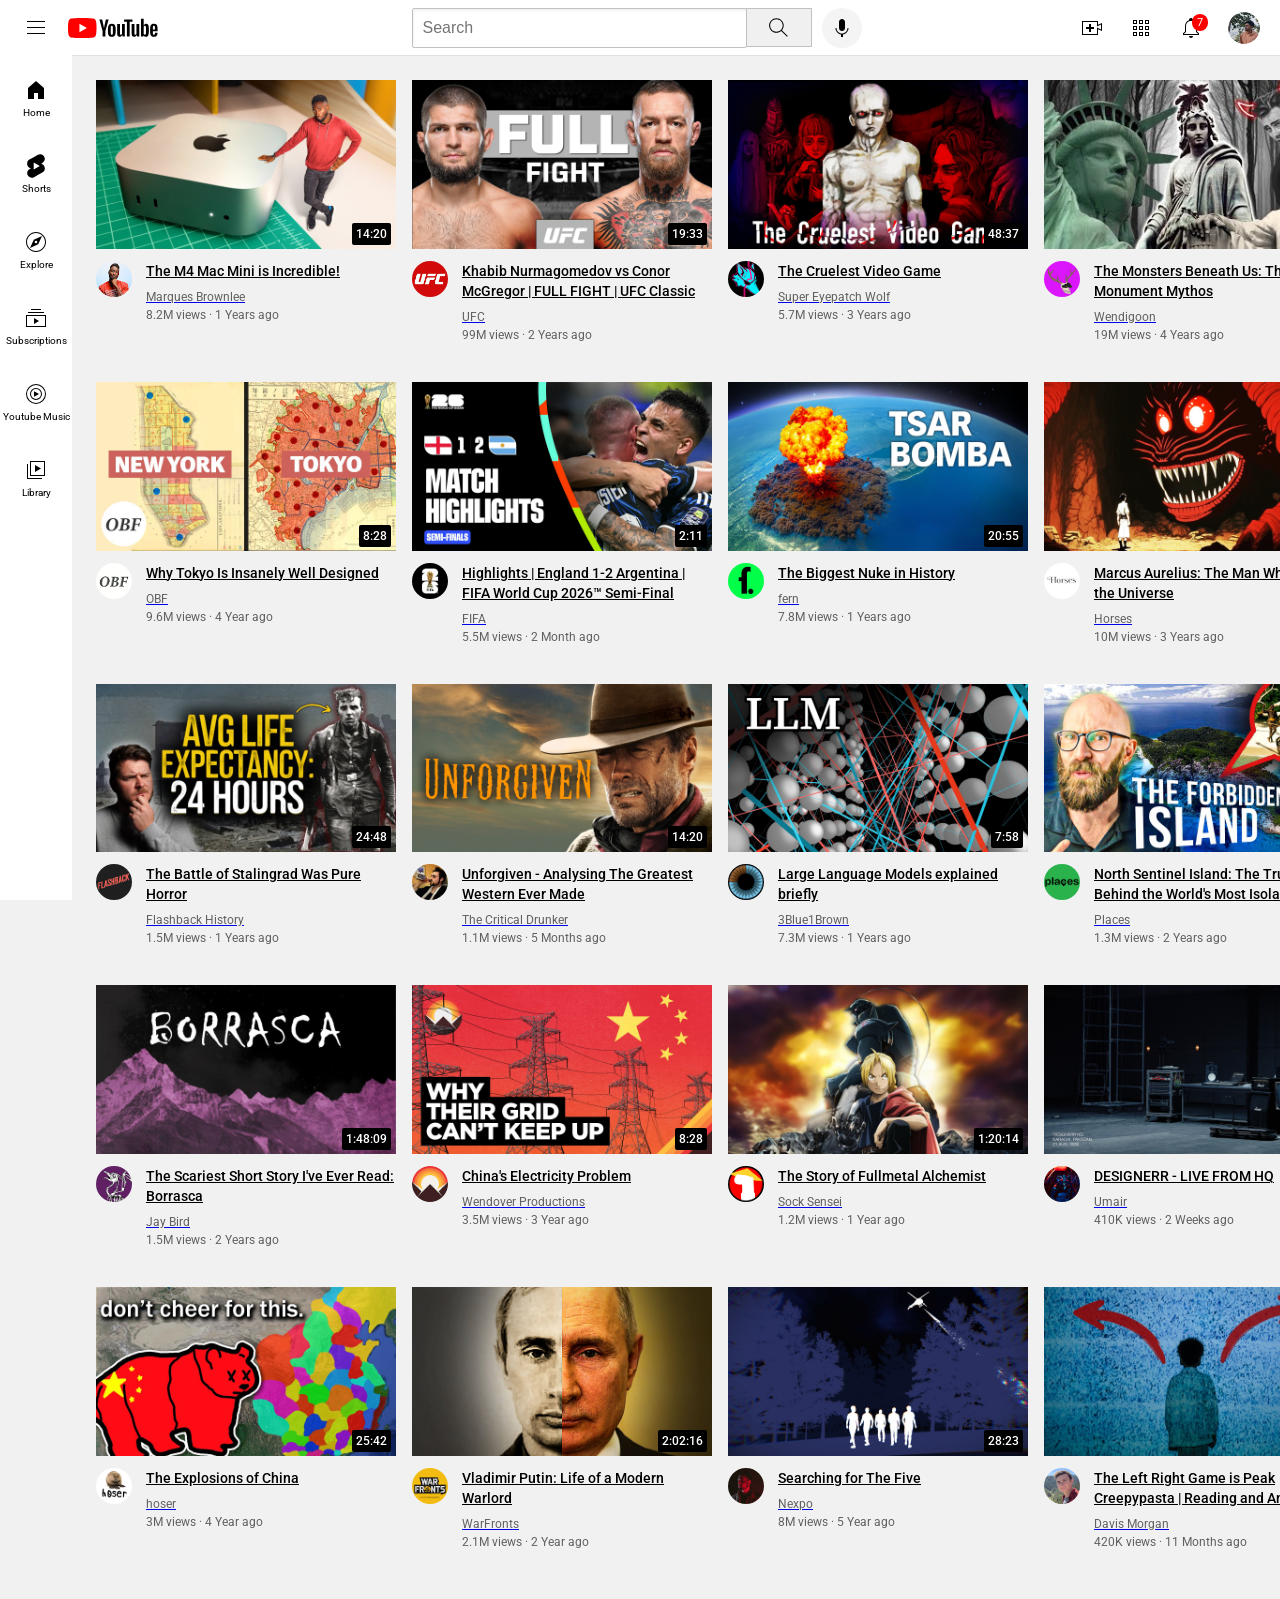
<file: index.html>
<!DOCTYPE html>

<html>

  <head>
    
    <title>YouTube HomePage</title>

    <link rel="icon" type="image/png" href="favicon.png">
  
    <link rel="preconnect" href="https://fonts.googleapis.com">
    <link rel="preconnect" href="https://fonts.gstatic.com" crossorigin>
    <link href="https://fonts.googleapis.com/css2?family=Roboto:ital,wght@0,100..900;1,100..900&display=swap" rel="stylesheet">

    <link rel="stylesheet" href="styles/general.css">
    <link rel="stylesheet" href="styles/header.css">
    <link rel="stylesheet" href="styles/video.css">
    <link rel="stylesheet" href="styles/sidebar.css">
  
  </head>

  <body>
    

    <header class="header">

      <div class="left-section">
        <img class="hamburger-menu" src="header-icons/hamburger-menu.svg">

        <div class="youtube-button">
          <img class="youtube-logo" src="header-icons/youtube-logo.svg">
          <div class="tips">Home Page</div>
        </div>
      </div>

      <div class="middle-section">
        <input class="search-bar" type="text" placeholder="Search">
        <button class="search-button">
          <img class="search-icon" src="header-icons/search.svg">
          <div class="tips">Search</div>
        </button>
        <button class="voice-search-button">
          <img class="voice-search-icon" src="header-icons/voice-search-icon.svg">
          <div class="tips">Search with your voice</div>
        </button>
      </div>

      <div class="right-section">
        <div class="upload-icon-container">
          <img class="upload-icon" src="header-icons/upload.svg">
          <div class="tips">Create</div>
        </div>
        
        <img class="youtube-apps-icon" src="header-icons/youtube-apps.svg">
        
        <div class="notifications-icon-container">
          <img class="notifications-icon" src="header-icons/notifications.svg">
          <div class="notifications-count">7</div>
          <div class="tips">Notifications</div>
        </div>

        <img class="current-user" src="channel-pics/my-channel.jpg">
      </div>

    </header>
    

    <nav class="sidebar">

      <div class="sidebar-link">
        <img src="sidebar-icons/home.svg">
        <div>Home</div>
      </div>

      <div class="sidebar-link">
        <img src="sidebar-icons/youtube-shorts.svg">
        <div>Shorts</div>
      </div>

      <div class="sidebar-link">
        <img src="sidebar-icons/explore.svg">
        <div>Explore</div>
      </div>

      <div class="sidebar-link">
        <img src="sidebar-icons/subscriptions.svg">
        <div>Subscriptions</div>
      </div>

      <div class="sidebar-link">
        <img src="sidebar-icons/youtube-music.svg">
        <div>Youtube Music</div>
      </div>

      <div class="sidebar-link">
        <img src="sidebar-icons/library.svg">
        <div>Library</div>
      </div>

    </nav>


    <main>

      <section class="video-grid"> 
      
        <div class="video-preview">
          <div class="thumbnail-row">
            <a class="video-link" href="https://www.youtube.com/watch?v=z19HM7ANZlo" target="_blank">
              <img class="thumbnail" src="thumbnails/mkbhd-thumbnail.jpg">
            </a>
            <div class="video-time">14:20</div>
          </div>

          <div class="video-info-grid">
            <div class="channel-picture">
              <a href="https://www.youtube.com/@mkbhd" target="_blank">
                <img class="pfp" src="channel-pics/mkbhd.jpg">
              </a>
            </div>
            <div class="video-info">
              <a class="video-link" href="https://www.youtube.com/watch?v=z19HM7ANZlo" target="_blank">
                <p class="video-title">
                  The M4 Mac Mini is Incredible!
                </p>
              </a>
              <a href="https://www.youtube.com/@mkbhd" target="_blank">
                <p class="video-author">
                  Marques Brownlee
                </p>
              </a>
              <p class="video-stats">
                8.2M views &#183; 1 Years ago
              </p>
            </div>  
          </div>
        </div>


        <div class="video-preview">
          <div class="thumbnail-row">
            <a class="video-link" href="https://www.youtube.com/watch?v=JuBBIJ7adjM" target="_blank">
              <img class="thumbnail" src="thumbnails/ufc-thumbnail.jpg">
            </a>
            <div class="video-time">19:33</div>
          </div>
          
          <div class="video-info-grid"> 
            <div class="channel-picture">
              <a href="https://www.youtube.com/@ufc" target="_blank">
                <img class="pfp" src="channel-pics/ufc.jpg">
              </a>
            </div>
            <div class="video-info">
              <a class="video-link" href="https://www.youtube.com/watch?v=JuBBIJ7adjM" target="_blank">
                <p class="video-title">
                  Khabib Nurmagomedov vs Conor McGregor | FULL FIGHT | UFC Classic
                </p>
              </a>
              <a href="https://www.youtube.com/@ufc" target="_blank">
                <p class="video-author">
                  UFC
                </p>
              </a>
              <p class="video-stats">
                99M views &#183; 2 Years ago
              </p>
            </div>
          </div>
        </div>


        <div class="video-preview">
          <div class="thumbnail-row">
            <a class="video-link" href="https://www.youtube.com/watch?v=dRIkWHo1SJY" target="_blank">
              <img class="thumbnail" src="thumbnails/fear-hunger-thumbnail.jpg">
            </a>
          <div class="video-time">48:37</div>
          </div>

          <div class="video-info-grid">
            <div class="channel-picture">
              <a href="https://www.youtube.com/@supereyepatchwolf0">
                <img class="pfp" src="channel-pics/eyepatch.jpg">
              </a>
            </div>
            <div class="video-info">
              <a class="video-link" href="https://www.youtube.com/watch?v=dRIkWHo1SJY" target="_blank">
                <p class="video-title">         
                  The Cruelest Video Game
                </p>
              </a>
              <a href="https://www.youtube.com/@supereyepatchwolf0">
                <p class="video-author">
                  Super Eyepatch Wolf
                </p>
              </a>
              <p class="video-stats">
                5.7M views &#183; 3 Years ago
              </p>
            </div>  
          </div>
        </div>


        <div class="video-preview">
          <div class="thumbnail-row">
            <a class="video-link" href="https://www.youtube.com/watch?v=pUZuD61AkA0&t=2s" target="_blank">
              <img class="thumbnail" src="thumbnails/wendigoon-thumbnail.jpg">
            </a>
            <div class="video-time">3:05:32</div>
          </div>
          
          <div class="video-info-grid"> 
            <div class="channel-picture">
              <a href="https://www.youtube.com/@Wendigoon" target="_blank">
                <img class="pfp" src="channel-pics/wendigoon.jpg">
              </a>
            </div>
            <div class="video-info">
              <a class="video-link" href="https://www.youtube.com/watch?v=pUZuD61AkA0&t=2s" target="_blank">
                <p class="video-title">
                  The Monsters Beneath Us: The Monument Mythos
                </p>
              </a>
              <a href="https://www.youtube.com/@Wendigoon" target="_blank">
                <p class="video-author">
                  Wendigoon
                </p>
              </a>
              <p class="video-stats">
                19M views &#183; 4 Years ago
              </p>
            </div>
          </div>
        </div>


        <div class="video-preview">
          <div class="thumbnail-row">
            <a class="video-link" href="https://www.youtube.com/watch?v=zysL_lkdtys" target="_blank">
              <img class="thumbnail" src="thumbnails/tokyo-thumbnail.jpg">
            </a>
          <div class="video-time">8:28</div>
          </div>

          <div class="video-info-grid">
            <div class="channel-picture">
              <a href="https://www.youtube.com/@OBFYT/featured">
                <img class="pfp" src="channel-pics/tokyo.jpg">
              </a>
            </div>
            <div class="video-info">
              <a class="video-link" href="https://www.youtube.com/watch?v=zysL_lkdtys" target="_blank">
                <p class="video-title">         
                  Why Tokyo Is Insanely Well Designed
                </p>
              </a>
              <a href="https://www.youtube.com/@OBFYT/featured">
                <p class="video-author">
                  OBF
                </p>
              </a>
              <p class="video-stats">
                9.6M views &#183; 4 Year ago
              </p>
            </div>  
          </div>
        </div>


        <div class="video-preview">
          <div class="thumbnail-row">
            <a class="video-link" href="https://www.youtube.com/watch?v=oB2mK8eJli4" target="_blank">
              <img class="thumbnail" src="thumbnails/fifa-thumbnail.jpg">
            </a>
            <div class="video-time">2:11</div>
          </div>
          
          <div class="video-info-grid"> 
            <div class="channel-picture">
              <a href="https://www.youtube.com/@fifa" target="_blank">
                <img class="pfp" src="channel-pics/fifa.jpg">
              </a>
            </div>
            <div class="video-info">
              <a class="video-link" href="https://www.youtube.com/watch?v=oB2mK8eJli4" target="_blank">
                <p class="video-title">
                  Highlights | England 1-2 Argentina | FIFA World Cup 2026™ Semi-Final
                </p>
              </a>
              <a href="https://www.youtube.com/@fifa" target="_blank">
                <p class="video-author">
                  FIFA
                </p>
              </a>
              <p class="video-stats">
                5.5M views &#183; 2 Month ago
              </p>
            </div>
          </div>
        </div>


        <div class="video-preview">
          <div class="thumbnail-row">
            <a class="video-link" href="https://www.youtube.com/watch?v=pc8V5wxAXGk&t=1s" target="_blank">
              <img class="thumbnail" src="thumbnails/fern-thumbnail.jpg">
            </a>
            <div class="video-time">20:55</div>
          </div>

          <div class="video-info-grid">
            <div class="channel-picture">
              <a href="https://www.youtube.com/@fern-tv" target="_blank">
                <img class="pfp" src="channel-pics/fern.jpg">
              </a>
            </div>
            <div class="video-info">
              <a class="video-link" href="https://www.youtube.com/watch?v=pc8V5wxAXGk&t=1s" target="_blank">
                <p class="video-title">
                  The Biggest Nuke in History
                </p>
              </a>
              <a href="https://www.youtube.com/@fern-tv" target="_blank">
                <p class="video-author">
                  fern
                </p>
              </a>
              <p class="video-stats">
                7.8M views &#183; 1 Years ago
              </p>
            </div>  
          </div>
        </div>


        <div class="video-preview">
          <div class="thumbnail-row">
            <a class="video-link" href="https://www.youtube.com/watch?v=tv6W0Nv5ev0&t=20s" target="_blank">
              <img class="thumbnail" src="thumbnails/horses-thumbnail.jpg">
            </a>
            <div class="video-time">14:11</div>
          </div>

          <div class="video-info-grid">
            <div class="channel-picture">
              <a href="https://www.youtube.com/@HorsesOnYT" target="_blank">
                <img class="pfp" src="channel-pics/horses.jpg">
              </a>
            </div>
            <div class="video-info">
              <a class="video-link" href="https://www.youtube.com/watch?v=tv6W0Nv5ev0&t=20s" target="_blank">
                <p class="video-title">
                  Marcus Aurelius: The Man Who Solved the Universe
                </p>
              </a>
              <a href="https://www.youtube.com/@HorsesOnYT" target="_blank">
                <p class="video-author">
                  Horses
                </p>
              </a>
              <p class="video-stats">
                10M views &#183; 3 Years ago
              </p>
            </div>  
          </div>
        </div>


        <div class="video-preview">
          <div class="thumbnail-row">
            <a class="video-link" href="https://www.youtube.com/watch?v=tTfYd_HXC08" target="_blank">
              <img class="thumbnail" src="thumbnails/history-thumbnail.jpg">
            </a>
            <div class="video-time">24:48</div>
          </div>

          <div class="video-info-grid">
            <div class="channel-picture">
              <a href="https://www.youtube.com/@JakeAtFlashback" target="_blank">
                <img class="pfp" src="channel-pics/history.jpg">
              </a>
            </div>
            <div class="video-info">
              <a class="video-link" href="https://www.youtube.com/watch?v=tTfYd_HXC08" target="_blank">
                <p class="video-title">
                  The Battle of Stalingrad Was Pure Horror
                </p>
              </a>
              <a href="https://www.youtube.com/@JakeAtFlashback" target="_blank">
                <p class="video-author">
                  Flashback History
                </p>
              </a>
              <p class="video-stats">
                1.5M views &#183; 1 Years ago
              </p>
            </div>  
          </div>
        </div>


        <div class="video-preview">
          <div class="thumbnail-row">
            <a class="video-link" href="https://www.youtube.com/watch?v=RwSS7uuVrPU" target="_blank">
              <img class="thumbnail" src="thumbnails/unforgiven-thumbnail.jpg">
            </a>
            <div class="video-time">14:20</div>
          </div>

          <div class="video-info-grid">
            <div class="channel-picture">
              <a href="https://www.youtube.com/@TheCriticalDrinker" target="_blank">
                <img class="pfp" src="channel-pics/unforgiven.jpg">
              </a>
            </div>
            <div class="video-info">
              <a class="video-link" href="https://www.youtube.com/watch?v=RwSS7uuVrPU" target="_blank">
                <p class="video-title">
                  Unforgiven - Analysing The Greatest Western Ever Made
                </p>
              </a>
              <a href="https://www.youtube.com/@TheCriticalDrinker" target="_blank">
                <p class="video-author">
                  The Critical Drunker
                </p>
              </a>
              <p class="video-stats">
                1.1M views &#183; 5 Months ago
              </p>
            </div>  
          </div>
        </div>


        <div class="video-preview">
          <div class="thumbnail-row">
            <a class="video-link" href="https://www.youtube.com/watch?v=LPZh9BOjkQs" target="_blank">
              <img class="thumbnail" src="thumbnails/1b1b-thumbnail.jpg">
            </a>
            <div class="video-time">7:58</div>
          </div>

          <div class="video-info-grid">
            <div class="channel-picture">
              <a href="https://www.youtube.com/@3blue1brown" target="_blank">
                <img class="pfp" src="channel-pics/1b1b.jpg">
              </a>
            </div>
            <div class="video-info">
              <a class="video-link" href="https://www.youtube.com/watch?v=LPZh9BOjkQs" target="_blank">
                <p class="video-title">
                  Large Language Models explained briefly
                </p>
              </a>
              <a href="https://www.youtube.com/@3blue1brown" target="_blank">
                <p class="video-author">
                  3Blue1Brown
                </p>
              </a>
              <p class="video-stats">
                7.3M views &#183; 1 Years ago
              </p>
            </div>  
          </div>
        </div>


        <div class="video-preview">
          <div class="thumbnail-row">
            <a class="video-link" href="https://www.youtube.com/watch?v=M55AEnERIQk" target="_blank">
              <img class="thumbnail" src="thumbnails/places-thumbnail.jpg">
            </a>
            <div class="video-time">23:56</div>
          </div>

          <div class="video-info-grid">
            <div class="channel-picture">
              <a href="https://www.youtube.com/@Places302" target="_blank">
                <img class="pfp" src="channel-pics/places.jpg">
              </a>
            </div>
            
            <div class="video-info">
              <a class="video-link" href="https://www.youtube.com/watch?v=M55AEnERIQk" target="_blank">
                <p class="video-title">
                  North Sentinel Island: The Truth Behind the World's Most Isolated Tribe
                </p>
              </a>
              <a href="https://www.youtube.com/@Places302" target="_blank">
                <p class="video-author">
                 Places
                </p>
              </a>
              <p class="video-stats">
                1.3M views &#183; 2 Years ago
              </p>
            </div>  
          </div>
        </div>


        <div class="video-preview">
          <div class="thumbnail-row">
            <a class="video-link" href="https://www.youtube.com/watch?v=AzkO-yVW2H0" target="_blank">
              <img class="thumbnail" src="thumbnails/jay-thumbnail.jpg">
            </a>
          <div class="video-time">1:48:09</div>
          </div>

          <div class="video-info-grid">
            <div class="channel-picture">
              <a href="https://www.youtube.com/@jaybird160">
                <img class="pfp" src="channel-pics/jay.jpg">
              </a>
            </div>
            <div class="video-info">
              <a class="video-link" href="https://www.youtube.com/watch?v=AzkO-yVW2H0" target="_blank">
                <p class="video-title">         
                  The Scariest Short Story I've Ever Read: Borrasca
                </p>
              </a>
              <a href="https://www.youtube.com/@supereyepatchwolf0">
                <p class="video-author">
                  Jay Bird
                </p>
              </a>
              <p class="video-stats">
                1.5M views &#183; 2 Years ago
              </p>
            </div>  
          </div>
        </div>

        
        <div class="video-preview">
          <div class="thumbnail-row">
            <a class="video-link" href="https://www.youtube.com/watch?v=GBp_NgrrtPM&t=1085s" target="_blank">
              <img class="thumbnail" src="thumbnails/china-thumbnail.jpg">
            </a>
          <div class="video-time">8:28</div>
          </div>

          <div class="video-info-grid">
            <div class="channel-picture">
              <a href="https://www.youtube.com/@Wendoverproductions">
                <img class="pfp" src="channel-pics/china.jpg">
              </a>
            </div>
            <div class="video-info">
              <a class="video-link" href="https://www.youtube.com/watch?v=GBp_NgrrtPM&t=1085s" target="_blank">
                <p class="video-title">         
                  China's Electricity Problem
                </p>
              </a>
              <a href="https://www.youtube.com/@Wendoverproductions">
                <p class="video-author">
                  Wendover Productions
                </p>
              </a>
              <p class="video-stats">
                3.5M views &#183; 3 Year ago
              </p>
            </div>  
          </div>
        </div>


        <div class="video-preview">
          <div class="thumbnail-row">
            <a class="video-link" href="https://www.youtube.com/watch?v=zkB1xIxlHZw" target="_blank">
              <img class="thumbnail" src="thumbnails/sock-thumbnail.jpg">
            </a>
          <div class="video-time">1:20:14</div>
          </div>

          <div class="video-info-grid">
            <div class="channel-picture">
              <a href="https://www.youtube.com/@socksensei">
                <img class="pfp" src="channel-pics/sock.jpg">
              </a>
            </div>
            <div class="video-info">
              <a class="video-link" href="https://www.youtube.com/watch?v=zkB1xIxlHZw" target="_blank">
                <p class="video-title">         
                  The Story of Fullmetal Alchemist
                </p>
              </a>
              <a href="https://www.youtube.com/@socksensei">
                <p class="video-author">
                  Sock Sensei
                </p>
              </a>
              <p class="video-stats">
                1.2M views &#183; 1 Year ago
              </p>
            </div>  
          </div>
        </div>


        <div class="video-preview">
          <div class="thumbnail-row">
            <a class="video-link" href="https://www.youtube.com/watch?v=jgmEdgr1hY8&list=RDjgmEdgr1hY8&start_radio=1&t=1088s" target="_blank">
              <img class="thumbnail" src="thumbnails/umair-thumbnail.jpg">
            </a>
            <div class="video-time">♪ 46:03</div>
          </div>

          <div class="video-info-grid">
            <div class="channel-picture">
              <a href="https://www.youtube.com/@umairmusicxx" target="_blank">
                <img class="pfp" src="channel-pics/umair.jpg">
              </a>
            </div>
            <div class="video-info">
              <a class="video-link" href="https://www.youtube.com/watch?v=jgmEdgr1hY8&list=RDjgmEdgr1hY8&start_radio=1&t=1088s" target="_blank">
                <p class="video-title">
                  DESIGNERR - LIVE FROM HQ
                </p>
              </a>
              <a href="https://www.youtube.com/@umairmusicxx" target="_blank">
                <p class="video-author">
                  Umair
                </p>
              </a>
              <p class="video-stats">
                410K views &#183; 2 Weeks ago
              </p>
            </div>  
          </div>
        </div>


        <div class="video-preview">
          <div class="thumbnail-row">
            <a class="video-link" href="https://www.youtube.com/watch?v=O2kKmIqeYT4&t=1318s" target="_blank">
              <img class="thumbnail" src="thumbnails/hoser-thumbnail.jpg">
            </a>
          <div class="video-time">25:42</div>
          </div>

          <div class="video-info-grid">
            <div class="channel-picture">
              <a href="https://www.youtube.com/@h0ser/featured">
                <img class="pfp" src="channel-pics/hoser.jpg">
              </a>
            </div>
            <div class="video-info">
              <a class="video-link" href="https://www.youtube.com/watch?v=O2kKmIqeYT4&t=1318s" target="_blank">
                <p class="video-title">         
                  The Explosions of China
                </p>
              </a>
              <a href="https://www.youtube.com/@h0ser/featured">
                <p class="video-author">
                  hoser
                </p>
              </a>
              <p class="video-stats">
                3M views &#183; 4 Year ago
              </p>
            </div>  
          </div>
        </div>


        <div class="video-preview">
          <div class="thumbnail-row">
            <a class="video-link" href="https://www.youtube.com/watch?v=zti6uiQxfgM" target="_blank">
              <img class="thumbnail" src="thumbnails/putin-thumbnail.jpg">
            </a>
          <div class="video-time">2:02:16</div>
          </div>

          <div class="video-info-grid">
            <div class="channel-picture">
              <a href="https://www.youtube.com/@warographics643/featured">
                <img class="pfp" src="channel-pics/putin.jpg">
              </a>
            </div>
            <div class="video-info">
              <a class="video-link" href="https://www.youtube.com/watch?v=zti6uiQxfgM" target="_blank">
                <p class="video-title">         
                  Vladimir Putin: Life of a Modern Warlord
                </p>
              </a>
              <a href="https://www.youtube.com/@warographics643/featured">
                <p class="video-author">
                  WarFronts
                </p>
              </a>
              <p class="video-stats">
                2.1M views &#183; 2 Year ago
              </p>
            </div>  
          </div>
        </div>


        <div class="video-preview">
          <div class="thumbnail-row">
            <a class="video-link" href="https://www.youtube.com/watch?v=hCsPV0eiqxg" target="_blank">
              <img class="thumbnail" src="thumbnails/nexpo-thumbnail.jpg">
            </a>
          <div class="video-time">28:23</div>
          </div>

          <div class="video-info-grid">
            <div class="channel-picture">
              <a href="https://www.youtube.com/@Nexpo">
                <img class="pfp" src="channel-pics/nexpo.jpg">
              </a>
            </div>
            <div class="video-info">
              <a class="video-link" href="https://www.youtube.com/watch?v=hCsPV0eiqxg" target="_blank">
                <p class="video-title">         
                  Searching for The Five
                </p>
              </a>
              <a href="https://www.youtube.com/@Nexpo">
                <p class="video-author">
                  Nexpo
                </p>
              </a>
              <p class="video-stats">
                8M views &#183; 5 Year ago
              </p>
            </div>  
          </div>
        </div>


        <div class="video-preview">
          <div class="thumbnail-row">
            <a class="video-link" href="https://www.youtube.com/watch?v=AVDUn05TMWI&t=17343s" target="_blank">
              <img class="thumbnail" src="thumbnails/davis-thumbnail.jpg">
            </a>
          <div class="video-time">5:08:35</div>
          </div>

          <div class="video-info-grid">
            <div class="channel-picture">
              <a href="https://www.youtube.com/@davismorgan99">
                <img class="pfp" src="channel-pics/davis.jpg">
              </a>
            </div>
            <div class="video-info">
              <a class="video-link" href="https://www.youtube.com/watch?v=AVDUn05TMWI&t=17343s" target="_blank">
                <p class="video-title">         
                  The Left Right Game is Peak Creepypasta | Reading and Analysis
                </p>
              </a>
              <a href="https://www.youtube.com/@davismorgan99">
                <p class="video-author">
                  Davis Morgan
                </p>
              </a>
              <p class="video-stats">
                420K views &#183; 11 Months ago
              </p>
            </div>  
          </div>
        </div>

      </section>
    </main>
    
    
  </body>

</html>
</file>
<file: styles/general.css>
p{
  margin-top: 0px;
  margin-bottom: 0px;
}

body{
  /* This Style below will be Inherited */
  font-family: Roboto, Arial;
  margin: 0;
  padding-top: 80px;
  padding-left: 96px;
  padding-right: 24px;
  background-color: rgb(241, 241, 241);
}
</file>
<file: styles/header.css>
.header{
  height: 55px;
  display: flex;
  flex-direction: row;
  justify-content: space-between;

  position: fixed;
  top: 0;
  left: 0;
  right: 0;
  background-color: white;
  border-bottom-width: 1px;
  border-bottom-style: solid;
  border-bottom-color: rgb(224, 224, 224);

  z-index: 100;
}

.left-section{
  display: flex;
  align-items: center;
}

.hamburger-menu{
  height: 24px;
  margin-left: 24px;
  margin-right: 20px;
}

.youtube-logo{
  height: 20px;
}


.middle-section{
  flex: 1;
  margin-left: 70px;
  margin-right: 35px;
  max-width: 450px;
  display: flex;
  align-items: center;
}

.search-bar::placeholder{
  font-size: 16px;
}

.search-bar{
  flex: 1;
  height: 36px;
  padding-left: 10px;
  font-size: 16px;
  border-width: 1px;
  border-style: solid;
  border-color: rgb(193, 193, 193);
  border-radius: 2px;
  box-shadow: inset 1px 2px 2px rgba(0, 0, 0, 0.05);
  width: 0;
}

.search-icon{
  height: 25px;
}

.search-button{
  height: 39px;
  width: 66px;
  background-color: rgb(240, 240, 240);
  border-width: 1px;
  border-style: solid;
  border-color: rgb(193, 193, 193);
  margin-left: -1px;
  margin-right: 10px;
}

.search-button,
.voice-search-button,
.upload-icon-container,
.notifications-icon-container,
.youtube-button {
  position: relative;
  display: flex;
  justify-content: center;
  align-items: center;
  cursor: pointer;
}


.search-button .tips,
.voice-search-button .tips,
.upload-icon-container .tips,
.notifications-icon-container .tips,
.youtube-button .tips {
  position: absolute;
  background-color: gray;
  color: white;
  padding-bottom: 8px;
  padding-top: 8px;
  padding-left: 8px;
  padding-right: 8px;
  border-radius: 3px;
  font-size: 12px;
  bottom: -35px;
  opacity: 0;
  transition: opacity 0.175s;
  pointer-events: none;
  white-space: nowrap;
}

.search-button:hover .tips,
.voice-search-button:hover .tips,
.upload-icon-container:hover .tips,
.notifications-icon-container:hover .tips,
.youtube-button:hover .tips {
  opacity: 1;
}

.voice-search-icon{
  height: 24px;
}

.voice-search-button{
  height: 40px;
  width: 40px;
  border-radius: 20px;
  border: none;
  background-color: rgb(245, 244, 244);
}


.right-section{
  width: 180px;
  display: flex;
  margin-right: 20px;
  align-items: center;
  justify-content: space-between;
  flex-shrink: 0;
}

.upload-icon{
  height: 24px;
}

.youtube-apps-icon{
  height: 24px;
}

.notifications-icon{
  height: 24px;
}

.notifications-icon-container{
  position: relative;
}

.notifications-count{
  position: absolute;
  top: -2px;
  right: -5px;
  background-color: red;
  color: white;
  font-size: 11px;
  padding-bottom: 2px;
  padding-top: 2px;
  padding-left: 5px;
  padding-right: 5px;
  border-radius: 10px;
}

.current-user{
  height: 32px;
  border-radius: 16px;
}
</file>
<file: styles/video.css>
.thumbnail{
  width: 100%;
  cursor: pointer;
}

.video-title{
  width: 250px;
  margin-top: 0px;
  font-size: 14px;
  font-weight: 500;
  line-height: 20px;
  margin-bottom: 9px;
  cursor: pointer;
}

.video-author,.video-stats{
  font-size: 12px;
  color: rgb(96, 96, 96);
}

.video-author{
  margin-bottom: 4px;
  cursor: pointer;
}

.video-preview{

}

.video-info-grid{
  display: grid;
  grid-template-columns: 50px 1fr;
}

.channel-picture{
  
}

.video-info{
  
}

.pfp{
  width: 36px;
  border-radius: 50px;
}

.thumbnail-row{
  margin-bottom: 8px;
  position: relative;
}

.video-grid{
  display: grid;
  grid-template-columns: 1fr 1fr 1fr;
  column-gap: 16px;
  row-gap: 40px;
  margin-bottom: 50px;
}

@media (max-width: 750px) {
  .video-grid {
    grid-template-columns: 1fr 1fr;
  }
}

@media (min-width: 751px) and (max-width: 999px) {
  .video-grid {
    grid-template-columns: 1fr 1fr 1fr;
  }
}

@media (min-width: 1000px) {
  .video-grid {
    grid-template-columns: 1fr 1fr 1fr 1fr;
  }
}

.video-time{
  font-size: 12px;
  font-weight: 500;
  padding: 4px;
  border-radius: 2px;
  background-color: black;
  color: white;
  position: absolute;
  bottom: 8px;
  right: 5px;
}

.video-link{
  color: black;
}
</file>
<file: styles/sidebar.css>
.sidebar{
  position: fixed;
  left: 0;
  bottom: 0;
  top: 55px;
  background-color: white;
  width: 72px;
  z-index: 200;
  padding-top: 5px;
}

.sidebar-link{
  height: 76px;
  display: flex;
  justify-content: center;
  align-items: center;
  flex-direction: column;
  cursor: pointer;
}

.sidebar-link:hover{
  background-color: rgb(232, 232, 232);
}

.sidebar-link img {
  height: 24px;
  margin-bottom: 5px;
}

.sidebar-link div {
  font-size: 10px;
}
</file>
